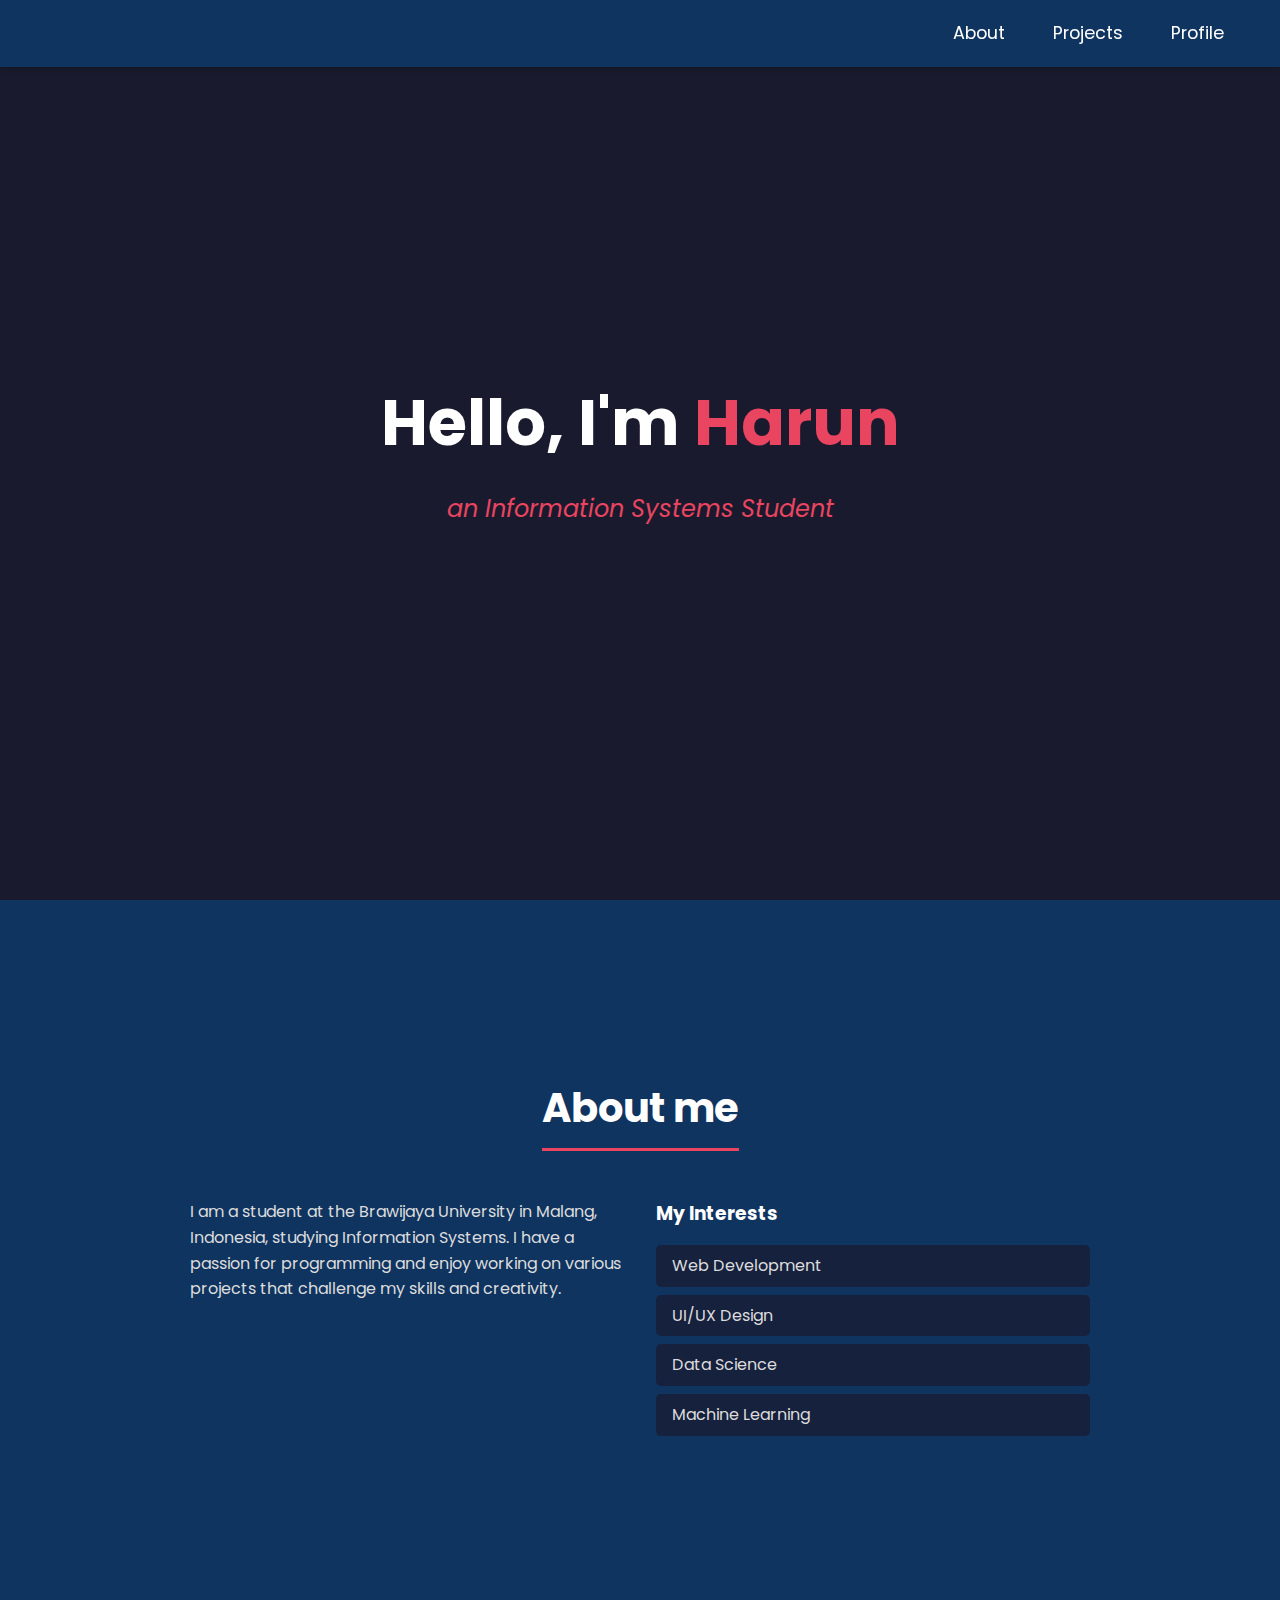
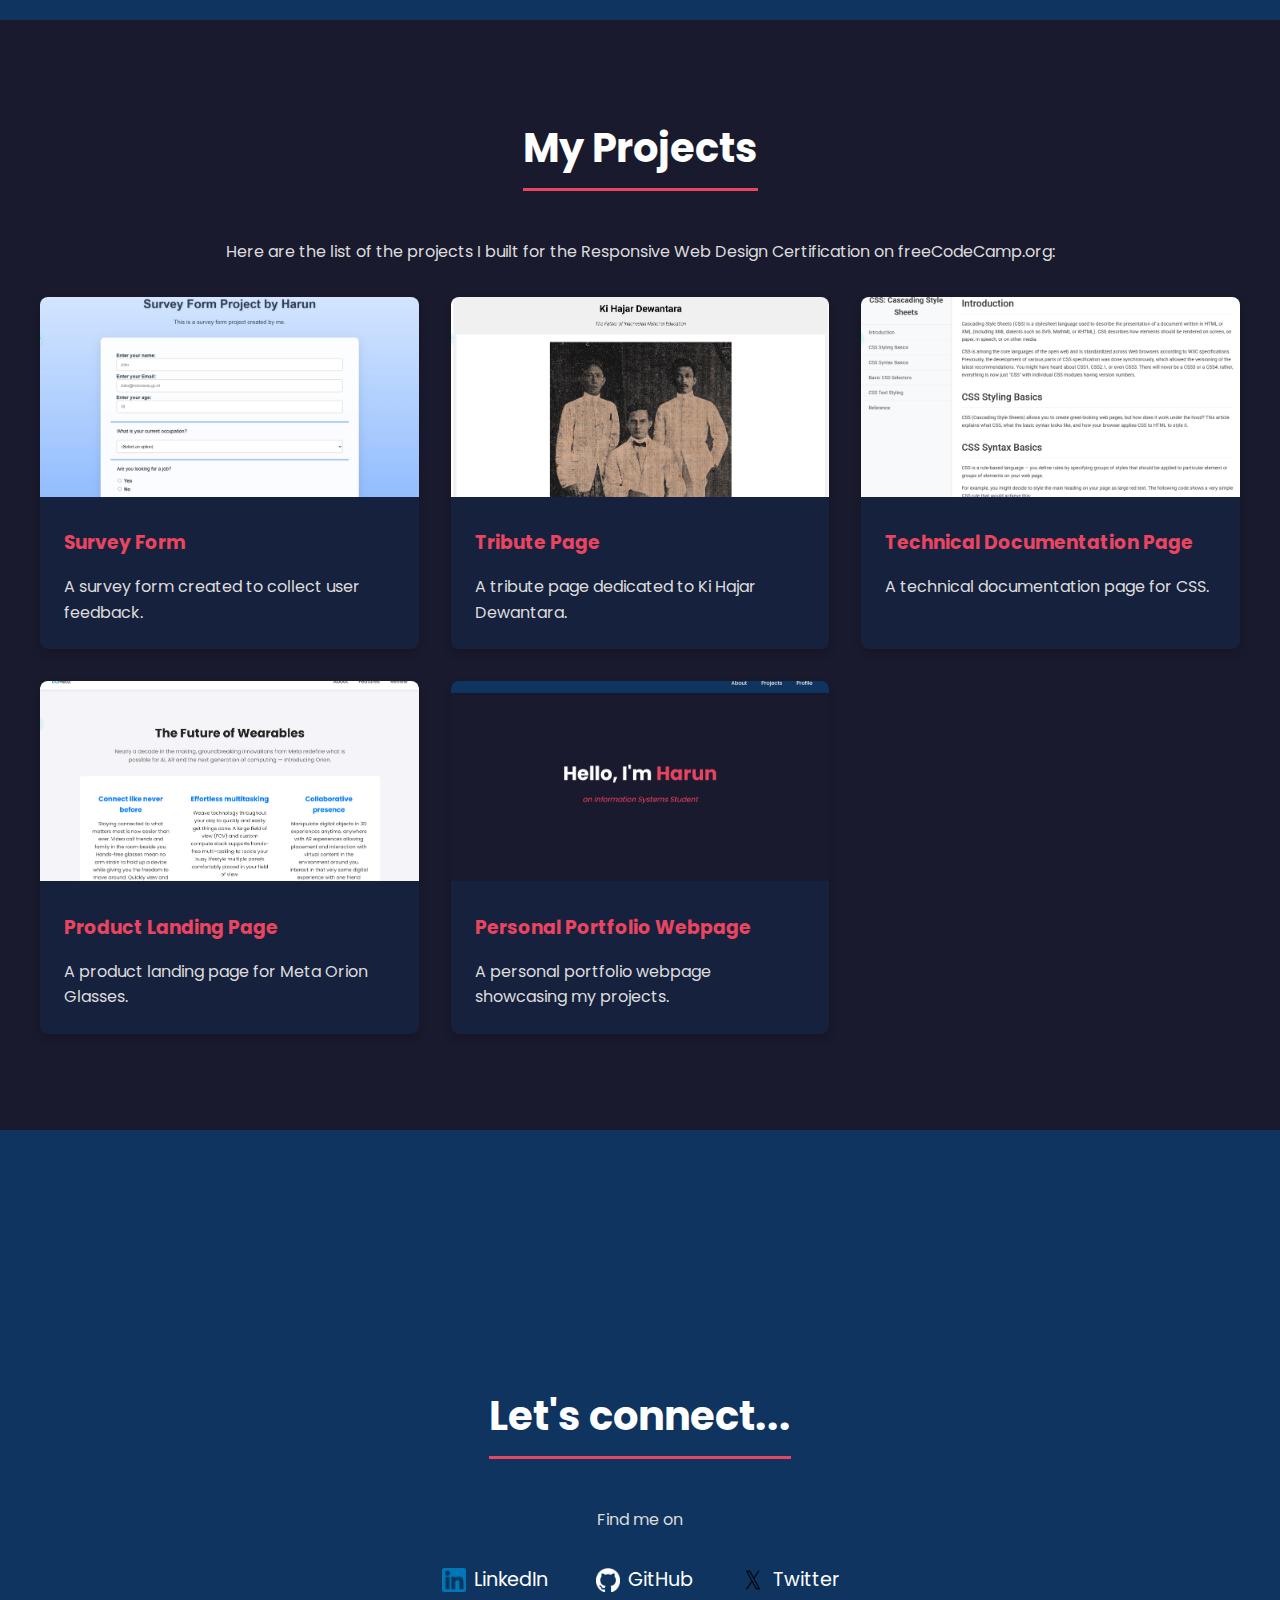
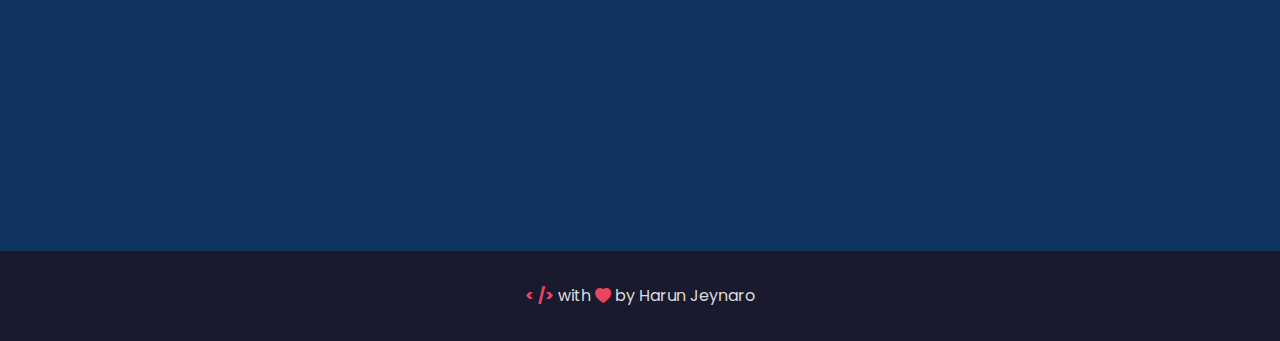
<file: Personal Portfolio Webpage/index.html>
<!DOCTYPE html>
<html>
  <head>
    <meta charset="UTF-8" />
    <title>Just me...</title>
    <link rel="icon" type="image/x-icon" href="favicon.ico" />
    <link rel="stylesheet" href="styles.css" />
    <link
      rel="stylesheet"
      href="https://cdn.jsdelivr.net/npm/bootstrap-icons@1.13.1/font/bootstrap-icons.min.css"
    />
  </head>
  <body>
    <nav id="navbar">
      <ul>
        <li><a href="#about">About</a></li>
        <li><a href="#projects">Projects</a></li>
        <li><a href="#profile-link">Profile</a></li>
      </ul>
    </nav>
    <section id="welcome-section">
      <h1>Hello, I'm <span>Harun</span></h1>
      <p>an Information Systems Student</p>
    </section>
    <section id="about">
      <h2>About me</h2>
      <div id="about-container">
        <div id="about-me">
          <p>
            I am a student at the Brawijaya University in Malang, Indonesia,
            studying Information Systems. I have a passion for programming and
            enjoy working on various projects that challenge my skills and
            creativity.
          </p>
        </div>
        <div id="interests-list">
          <h3>My Interests</h3>
          <ul>
            <li>Web Development</li>
            <li>UI/UX Design</li>
            <li>Data Science</li>
            <li>Machine Learning</li>
          </ul>
        </div>
      </div>
    </section>
    <section id="projects">
      <h2>My Projects</h2>
      <p>
        Here are the list of the projects I built for the Responsive Web Design
        Certification on freeCodeCamp.org:
      </p>
      <div id="projects-grid">
        <a
          href="https://github.com/KochenkExe/Responsive-Web-Design---freeCodeCamp-Projects/tree/main/Survey%20Form"
          target="_blank"
          class="project-tile"
        >
          <img src="/Survey Form/images/site.png" alt="Survey Form Page" />
          <div class="project-desc">
            <h3>Survey Form</h3>
            <p>A survey form created to collect user feedback.</p>
          </div></a
        >
        <a
          href="https://github.com/KochenkExe/Responsive-Web-Design---freeCodeCamp-Projects/tree/main/Tribute%20Page"
          target="_blank"
          class="project-tile"
        >
          <img src="/Tribute Page/images/site.png" alt="Tribute Page" />
          <div class="project-desc">
            <h3>Tribute Page</h3>
            <p>A tribute page dedicated to Ki Hajar Dewantara.</p>
          </div></a
        >
        <a
          href="https://github.com/KochenkExe/Responsive-Web-Design---freeCodeCamp-Projects/tree/main/Technical%20Documentation%20Page"
          target="_blank"
          class="project-tile"
        >
          <img
            src="/Technical Documentation Page/images/site.png"
            alt="Technical Documentation Page"
          />
          <div class="project-desc">
            <h3>Technical Documentation Page</h3>
            <p>A technical documentation page for CSS.</p>
          </div></a
        >
        <a
          href="https://github.com/KochenkExe/Responsive-Web-Design---freeCodeCamp-Projects/tree/main/Product%20Landing%20Page"
          target="_blank"
          class="project-tile"
        >
          <img
            src="/Product Landing Page/images/site.png"
            alt="Product Landing Page"
          />
          <div class="project-desc">
            <h3>Product Landing Page</h3>
            <p>A product landing page for Meta Orion Glasses.</p>
          </div></a
        >
        <a
          href="https://github.com/KochenkExe/Responsive-Web-Design---freeCodeCamp-Projects/tree/main/Personal%20Portfolio%20Webpage"
          target="_blank"
          class="project-tile"
        >
          <img
            src="/Personal Portfolio Webpage/images/site.png"
            alt="Personal Portfolio Webpage"
          />
          <div class="project-desc">
            <h3>Personal Portfolio Webpage</h3>
            <p>A personal portfolio webpage showcasing my projects.</p>
          </div></a
        >
      </div>
    </section>
    <section id="contact">
      <h2>Let's connect...</h2>
      <p>Find me on</p>
      <ul>
        <li>
          <a
            href="https://www.linkedin.com/in/harun-jeynaro-ba7436289/"
            target="_blank"
            id="profile-link"
            ><img src="images/linkedin.png" alt="linkedin-logo" />LinkedIn</a
          >
        </li>
        <li>
          <a href="https://github.com/KochenkExe" target="_blank"
            ><img src="images/github.png" alt="github-logo" />GitHub</a
          >
        </li>
        <li>
          <a href="https://x.com/hjeynaro" target="_blank"
            ><img src="images/twitter.png" alt="twitter-logo" />Twitter</a
          >
        </li>
      </ul>
    </section>
    <footer>
      <p>
        <span class="code">&lt;</span>
        <span class="code">&#47;&gt;</span>
        with
        <i class="bi bi-heart-fill"></i>
        by Harun Jeynaro
      </p>
    </footer>
  </body>
</html>
</file>
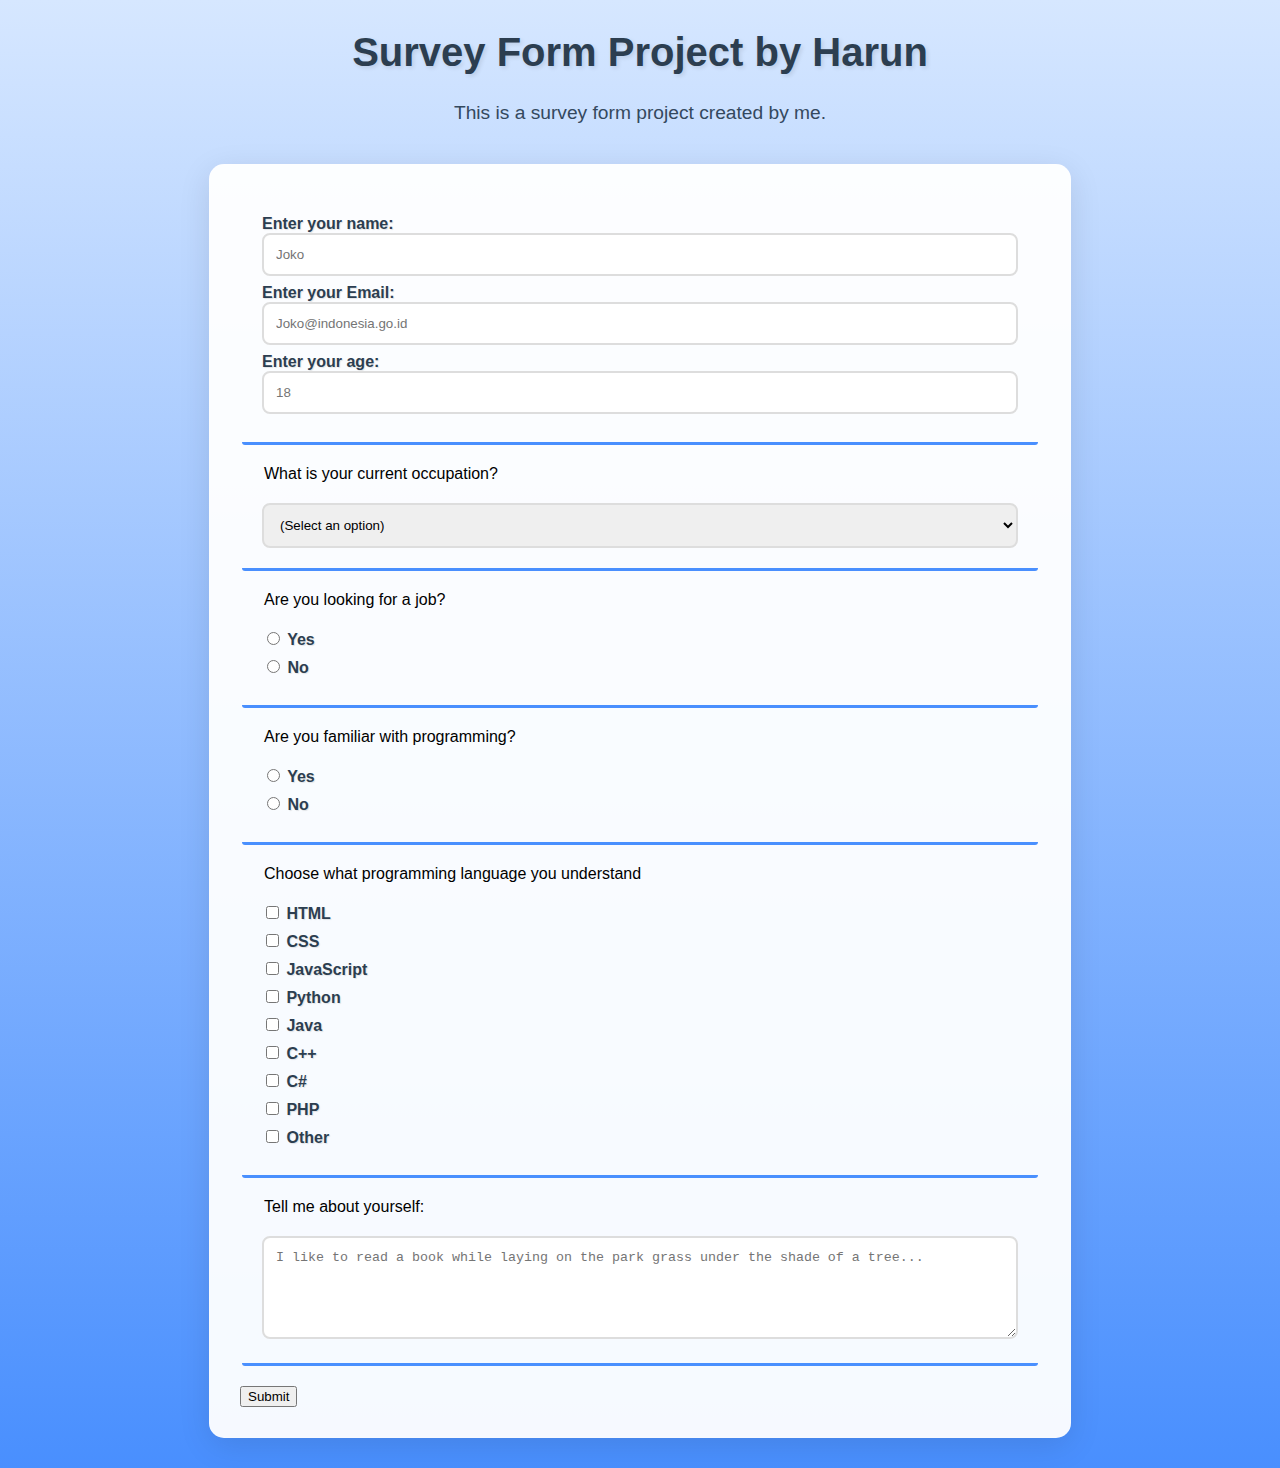
<file: Survey Form/index.html>
<!DOCTYPE html>
<html lang="en">

<head>
    <title>Survey Form Project by Harun</title>
    <link rel="stylesheet" href="styles.css">
    <link rel="icon" type="image/x-icon" href="https://cdn-icons-png.freepik.com/512/2666/2666505.png">
</head>

<body>
    <h1 id="title">Survey Form Project by Harun</h1>
    <p id="description">This is a survey form project created by me.</p>
    <form id="survey-form">
        <fieldset>
            <label id="name-label">Enter your name: <input id="name" type="text" required placeholder="Joko" /></label>
            <label id="email-label">Enter your Email: <input id="email" type="email" required
                    placeholder="Joko@indonesia.go.id" /></label>
            <label id="number-label">Enter your age: <input id="number" type="number" min="1" max="100" required
                    placeholder="18" /></label>
        </fieldset>
        <fieldset>
            <Legend>What is your current occupation?</legend>
            <select id="dropdown">
                <option value="0">(Select an option)</option>
                <option value="1">Student</option>
                <option value="2">Full Time Job</option>
                <option value="3">Part Time Job</option>
                <option value="4">Unemployed</option>
                <option value="5">Other</option>
            </select>
        </fieldset>
        <fieldset>
            <legend>Are you looking for a job?</legend>
            <label><input type="radio" value="yes" name="job" /> Yes</label>
            <label><input type="radio" value="no" name="job" /> No</label>
        </fieldset>
        <fieldset>
            <legend>Are you familiar with programming?</legend>
            <label><input type="radio" value="yes" name="programming"  /> Yes</label>
            <label><input type="radio" value="no" name="programming" /> No</label>
        </fieldset>
        <fieldset>
            <legend>Choose what programming language you understand</legend>
            <label><input type="checkbox" value="HTML" /> HTML</label>
            <label><input type="checkbox" value="CSS" /> CSS</label>
            <label><input type="checkbox" value="JavaScript" /> JavaScript</label>
            <label><input type="checkbox" value="Python" /> Python</label>
            <label><input type="checkbox" value="Java" /> Java</label>
            <label><input type="checkbox" value="C++" /> C++</label>
            <label><input type="checkbox" value="C#" /> C#</label>
            <label><input type="checkbox" value="PHP" /> PHP</label>
            <label><input type="checkbox" value="Other" /> Other</label>
        </fieldset>
        <fieldset>
            <legend>Tell me about yourself:</legend>
            <textarea rows="5" cols="50" placeholder="I like to read a book while laying on the park grass under the shade of a tree..."></textarea>
        </fieldset>
        <input type="submit" id="submit" />
    </form>
</body>

</html>
</file>
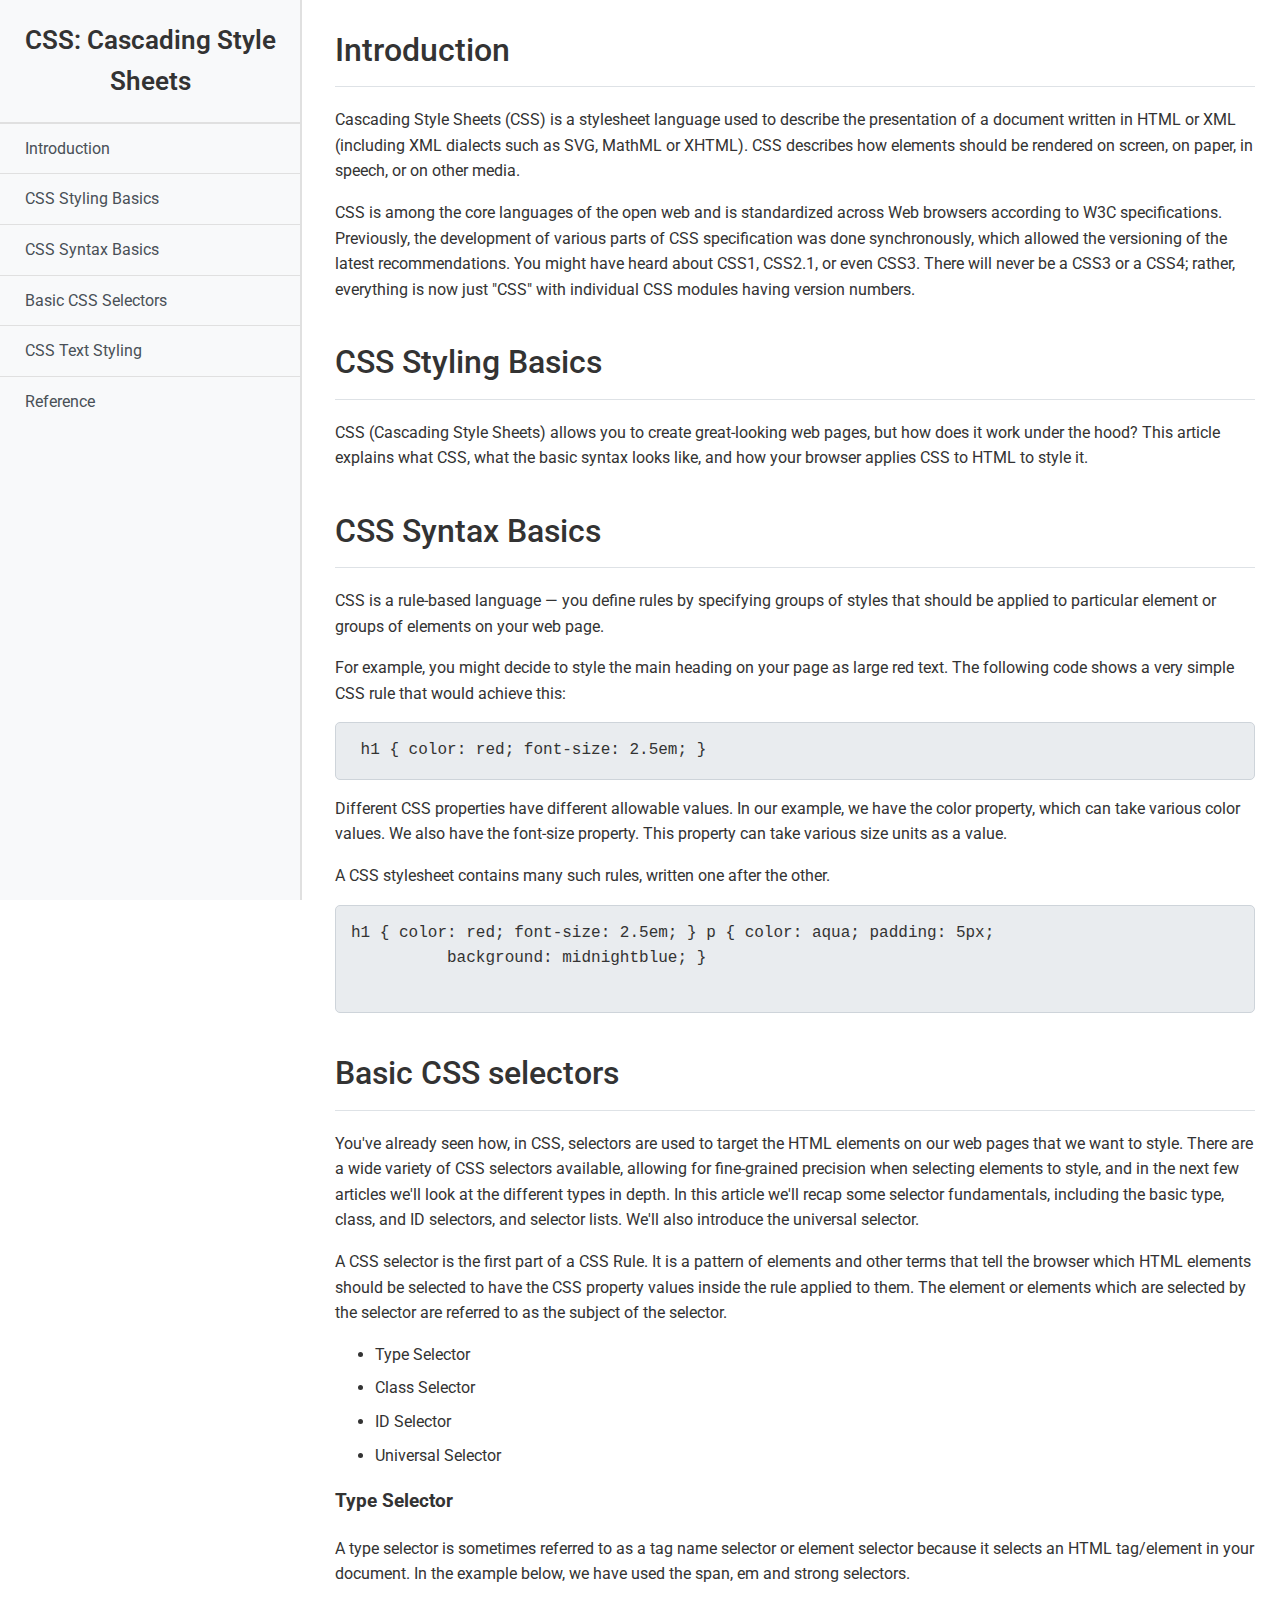
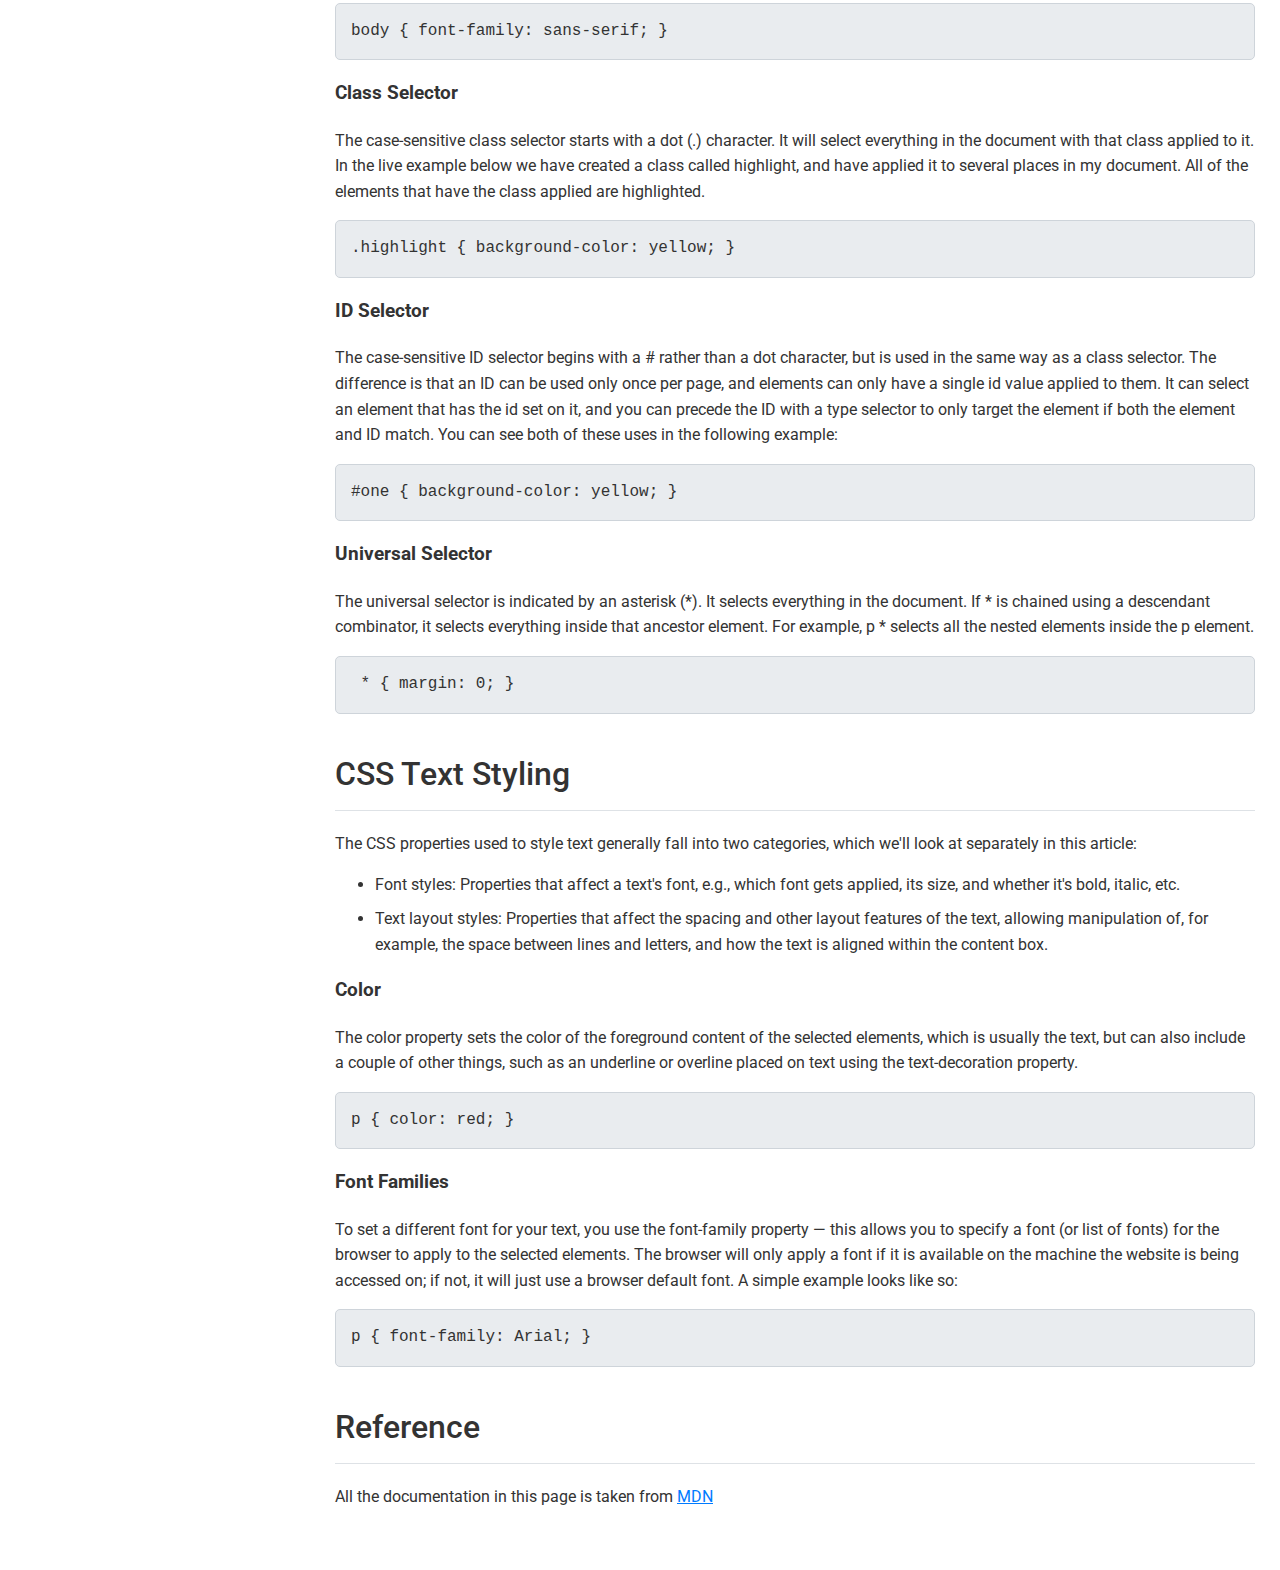
<file: Technical Documentation Page/index.html>
<!DOCTYPE html>
<html lang="en">
  <head>
    <meta charset="UTF-8" />
    <title>Technical Documentation Page</title>
    <link rel="stylesheet" href="styles.css" />
    <link rel="preconnect" href="https://fonts.googleapis.com" />
    <link rel="preconnect" href="https://fonts.gstatic.com" crossorigin />
    <link
      href="https://fonts.googleapis.com/css2?family=Roboto:ital,wght@0,100..900;1,100..900&display=swap"
      rel="stylesheet"
    />
  </head>
  <body>
    <nav id="navbar">
      <header>CSS: Cascading Style Sheets</header>
      <a class="nav-link" href="#introduction">Introduction</a>
      <a class="nav-link" href="#css_styling_basics">CSS Styling Basics</a>
      <a class="nav-link" href="#css_syntax_basics">CSS Syntax Basics</a>
      <a class="nav-link" href="#basic_css_selectors">Basic CSS Selectors</a>
      <a class="nav-link" href="#css_text_styling">CSS Text Styling</a>
      <a class="nav-link" href="#reference">Reference</a>
    </nav>
    <main id="main-doc">
      <section class="main-section" id="introduction">
        <header>Introduction</header>
        <p>
          Cascading Style Sheets (CSS) is a stylesheet language used to describe
          the presentation of a document written in HTML or XML (including XML
          dialects such as SVG, MathML or XHTML). CSS describes how elements
          should be rendered on screen, on paper, in speech, or on other media.
        </p>
        <p>
          CSS is among the core languages of the open web and is standardized
          across Web browsers according to W3C specifications. Previously, the
          development of various parts of CSS specification was done
          synchronously, which allowed the versioning of the latest
          recommendations. You might have heard about CSS1, CSS2.1, or even
          CSS3. There will never be a CSS3 or a CSS4; rather, everything is now
          just "CSS" with individual CSS modules having version numbers.
        </p>
      </section>
      <section class="main-section" id="css_styling_basics">
        <header>CSS Styling Basics</header>
        <p>
          CSS (Cascading Style Sheets) allows you to create great-looking web
          pages, but how does it work under the hood? This article explains what
          CSS, what the basic syntax looks like, and how your browser applies
          CSS to HTML to style it.
        </p>
      </section>
      <section class="main-section" id="css_syntax_basics">
        <header>CSS Syntax Basics</header>
        <p>
          CSS is a rule-based language — you define rules by specifying groups
          of styles that should be applied to particular element or groups of
          elements on your web page.
        </p>
        <p>
          For example, you might decide to style the main heading on your page
          as large red text. The following code shows a very simple CSS rule
          that would achieve this:
        </p>
        <code> h1 { color: red; font-size: 2.5em; } </code>
        <p>
          Different CSS properties have different allowable values. In our
          example, we have the color property, which can take various color
          values. We also have the font-size property. This property can take
          various size units as a value.
        </p>
        <p>
          A CSS stylesheet contains many such rules, written one after the
          other.
        </p>
        <code
          >h1 { color: red; font-size: 2.5em; } p { color: aqua; padding: 5px;
          background: midnightblue; }
        </code>
      </section>
      <section class="main-section" id="basic_css_selectors">
        <header>Basic CSS selectors</header>
        <p>
          You've already seen how, in CSS, selectors are used to target the HTML
          elements on our web pages that we want to style. There are a wide
          variety of CSS selectors available, allowing for fine-grained
          precision when selecting elements to style, and in the next few
          articles we'll look at the different types in depth. In this article
          we'll recap some selector fundamentals, including the basic type,
          class, and ID selectors, and selector lists. We'll also introduce the
          universal selector.
        </p>
        <p>
          A CSS selector is the first part of a CSS Rule. It is a pattern of
          elements and other terms that tell the browser which HTML elements
          should be selected to have the CSS property values inside the rule
          applied to them. The element or elements which are selected by the
          selector are referred to as the subject of the selector.
        </p>
        <ul>
          <li>Type Selector</li>
          <li>Class Selector</li>
          <li>ID Selector</li>
          <li>Universal Selector</li>
        </ul>
        <h3>Type Selector</h3>
        <p>
          A type selector is sometimes referred to as a tag name selector or
          element selector because it selects an HTML tag/element in your
          document. In the example below, we have used the span, em and strong
          selectors.
        </p>
        <code>body { font-family: sans-serif; } </code>
        <h3>Class Selector</h3>
        <p>
          The case-sensitive class selector starts with a dot (.) character. It
          will select everything in the document with that class applied to it.
          In the live example below we have created a class called highlight,
          and have applied it to several places in my document. All of the
          elements that have the class applied are highlighted.
        </p>
        <code>.highlight { background-color: yellow; }</code>
        <h3>ID Selector</h3>
        <p>
          The case-sensitive ID selector begins with a # rather than a dot
          character, but is used in the same way as a class selector. The
          difference is that an ID can be used only once per page, and elements
          can only have a single id value applied to them. It can select an
          element that has the id set on it, and you can precede the ID with a
          type selector to only target the element if both the element and ID
          match. You can see both of these uses in the following example:
        </p>
        <code>#one { background-color: yellow; }</code>
        <h3>Universal Selector</h3>
        <p>
          The universal selector is indicated by an asterisk (*). It selects
          everything in the document. If * is chained using a descendant
          combinator, it selects everything inside that ancestor element. For
          example, p * selects all the nested elements inside the p element.
        </p>
        <code> * { margin: 0; } </code>
      </section>
      <section class="main-section" id="css_text_styling">
        <header>CSS Text Styling</header>
        <p>
          The CSS properties used to style text generally fall into two
          categories, which we'll look at separately in this article:
        </p>
        <ul>
          <li>
            Font styles: Properties that affect a text's font, e.g., which font
            gets applied, its size, and whether it's bold, italic, etc.
          </li>
          <li>
            Text layout styles: Properties that affect the spacing and other
            layout features of the text, allowing manipulation of, for example,
            the space between lines and letters, and how the text is aligned
            within the content box.
          </li>
        </ul>
        <h3>Color</h3>
        <p>
          The color property sets the color of the foreground content of the
          selected elements, which is usually the text, but can also include a
          couple of other things, such as an underline or overline placed on
          text using the text-decoration property.
        </p>
        <code>p { color: red; } </code>
        <h3>Font Families</h3>
        <p>
          To set a different font for your text, you use the font-family
          property — this allows you to specify a font (or list of fonts) for
          the browser to apply to the selected elements. The browser will only
          apply a font if it is available on the machine the website is being
          accessed on; if not, it will just use a browser default font. A simple
          example looks like so:
        </p>
        <code>p { font-family: Arial; } </code>
      </section>
      <section class="main-section" id="reference">
        <header>Reference</header>
        <p>
          All the documentation in this page is taken from
          <a
            href="https://developer.mozilla.org/en-US/docs/Learn_web_development"
            >MDN</a
          >
        </p>
      </section>
    </main>
  </body>
</html>
</file>
<file: Personal Portfolio Webpage/styles.css>
@import url("https://fonts.googleapis.com/css2?family=Poppins:wght@300;400;600;700&display=swap");

:root {
  --bg-color: #1a1a2e;
  --card-color: #16213e;
  --primary-color: #0f3460;
  --accent-color: #e94560;
  --text-color: #dcdcdc;
  --header-text-color: #ffffff;
}

* {
  margin: 0;
  padding: 0;
  box-sizing: border-box;
}

html {
  scroll-behavior: smooth;
}

body {
  font-family: "Poppins", sans-serif;
  background-color: var(--bg-color);
  color: var(--text-color);
  line-height: 1.6;
}

h1,
h2,
h3 {
  color: var(--header-text-color);
  font-weight: 700;
  margin-bottom: 1rem;
}

h2 {
  font-size: 2.5rem;
  text-align: center;
  margin-bottom: 3rem;
  border-bottom: 3px solid var(--accent-color);
  display: inline-block;
  padding-bottom: 0.5rem;
}

section {
  padding: 6rem 2rem;
  display: flex;
  flex-direction: column;
  align-items: center;
  justify-content: center;
  min-height: 80vh;
}

a {
  color: var(--accent-color);
  text-decoration: none;
}

/* Navbar */
#navbar {
  position: fixed;
  top: 0;
  left: 0;
  width: 100%;
  background-color: var(--primary-color);
  box-shadow: 0 2px 5px rgba(0, 0, 0, 0.2);
  z-index: 10;
}

#navbar ul {
  display: flex;
  justify-content: flex-end;
  list-style: none;
  padding: 0 2rem;
}

#navbar ul li a {
  display: block;
  padding: 1.2rem 1.5rem;
  color: var(--header-text-color);
  font-size: 1.1rem;
  transition: color 0.3s ease;
  position: relative;
}

#navbar ul li a:hover {
  color: var(--accent-color);
}

#navbar ul li a::before,
#navbar ul li a::after {
  content: "";
  position: absolute;
  color: var(--accent-color);
  opacity: 0;
  transition: opacity 0.3s ease, transform 0.3s ease;
}

#navbar ul li a::before {
  content: "<";
  left: 0.5rem;
  transform: translateX(-10px);
}

#navbar ul li a::after {
  content: "/>";
  right: 0.3rem;
  transform: translateX(10px);
}

#navbar ul li a:hover::before,
#navbar ul li a:hover::after {
  opacity: 1;
  transform: translateX(0);
}

/* Welcome Section */
#welcome-section {
  height: 100vh;
  text-align: center;
  background: linear-gradient(rgba(26, 26, 46, 0.8), rgba(26, 26, 46, 0.8));
}

#welcome-section h1 {
  font-size: 4rem;
}

#welcome-section h1 span {
  color: var(--accent-color);
}

#welcome-section p {
  font-size: 1.5rem;
  font-style: italic;
  color: var(--accent-color);
}

/* About Section */
#about {
  background-color: var(--primary-color);
}

#about-container {
  display: flex;
  gap: 2rem;
  max-width: 900px;
  align-items: flex-start;
}

#about-me,
#interests-list {
  flex: 1;
}

#interests-list ul {
  list-style: none;
}

#interests-list li {
  background: var(--card-color);
  margin: 0.5rem 0;
  padding: 0.5rem 1rem;
  border-radius: 5px;
  transition: transform 0.3s ease;
}

#interests-list li:hover {
  transform: translateX(5px);
}

/* Projects Section */
#projects-grid {
  display: grid;
  grid-template-columns: repeat(auto-fit, minmax(320px, 1fr));
  gap: 2rem;
  width: 100%;
  max-width: 1200px;
  margin-top: 2rem;
}

#projects-grid a {
  background-color: var(--card-color);
  border-radius: 8px;
  overflow: hidden;
  box-shadow: 0 4px 8px rgba(0, 0, 0, 0.2);
  transition: transform 0.3s ease, box-shadow 0.3s ease;
  color: var(--text-color);
}

#projects-grid a:hover {
  transform: translateY(-5px);
  box-shadow: 0 8px 16px rgba(0, 0, 0, 0.3);
}

#projects-grid img {
  width: 100%;
  height: 200px;
  object-fit: cover;
}

.project-desc {
  padding: 1.5rem;
}

.project-desc h3 {
  color: var(--accent-color);
  position: relative;
  display: inline-block;
}

.project-desc h3::before,
.project-desc h3::after {
  content: "";
  position: absolute;
  color: var(--accent-color);
  opacity: 0;
  transition: opacity 0.3s ease, transform 0.3s ease;
}

#projects-grid a:hover .project-desc h3::before {
  content: "<";
  left: -15px;
  opacity: 1;
}

#projects-grid a:hover .project-desc h3::after {
  content: "/>";
  right: -25px;
  opacity: 1;
}

/* Contact Section */
#contact {
  background-color: var(--primary-color);
}

#contact ul {
  list-style: none;
  display: flex;
  gap: 2rem;
  margin-top: 2rem;
}

#contact ul li a {
  font-size: 1.2rem;
  color: var(--header-text-color);
  display: flex;
  align-items: center;
  gap: 0.5rem;
  transition: color 0.3s ease;
  position: relative;
}

#contact ul li a:hover {
  color: var(--accent-color);
}

#contact ul li a::before,
#contact ul li a::after {
  content: "";
  color: var(--accent-color);
  opacity: 0;
  transition: opacity 0.3s ease;
  font-weight: bold;
}

#contact ul li a:hover::before {
  content: "<";
  margin-right: 5px;
  opacity: 1;
}

#contact ul li a:hover::after {
  content: "/>";
  margin-left: 5px;
  opacity: 1;
}

#contact ul li img {
  width: 24px;
  height: 24px;
}

/* Footer */
footer {
  text-align: center;
  padding: 2rem;
  background-color: var(--bg-color);
  border-top: 1px solid var(--primary-color);
  width: 100%;
}

footer .code {
  color: var(--accent-color);
  font-weight: bold;
}

footer .bi-heart-fill {
  color: var(--accent-color);
  vertical-align: middle;
}

/* Media Queries for Responsiveness */
@media (max-width: 768px) {
  h1 {
    font-size: 3rem;
  }
  h2 {
    font-size: 2rem;
  }
  #navbar ul {
    justify-content: center;
    padding: 0;
  }
  #navbar ul li a {
    padding: 1rem;
  }
  #about-container {
    flex-direction: column;
    align-items: center;
    text-align: center;
  }
  #contact ul {
    flex-direction: column;
    align-items: center;
    text-align: center;
  }
}
</file>
<file: Survey Form/styles.css>
body {
  font-family: Arial, sans-serif;
  margin: 0;
  padding: 0;
  background: linear-gradient(0deg, #498ffe 0%, #d6e7ff 100%);
}

html {
  scroll-behavior: smooth;
}

#survey-form {
  max-width: 800px;
  margin: 30px auto;
  padding: 30px;
  background-color: rgba(255, 255, 255, 0.95);
  border-radius: 15px;
  box-shadow: 0 8px 32px rgba(0, 0, 0, 0.1);
  border: 1px solid rgba(255, 255, 255, 0.18);
}

.form-group {
  margin-bottom: 25px;
  transition: transform 0.2s;
}

label {
  display: block;
  margin-bottom: 8px;
  font-weight: bold;
  color: #2c3e50;
  text-shadow: 1px 1px 1px rgba(0, 0, 0, 0.1);
}

input[type="text"],
input[type="email"],
input[type="number"],
select,
textarea {
  width: 100%;
  padding: 12px;
  border: 2px solid #ddd;
  border-radius: 8px;
  box-sizing: border-box;
  transition: all 0.3s ease;
}

input:focus,
select:focus,
textarea:focus {
  border-color: #4caf50;
  box-shadow: 0 0 8px rgba(76, 175, 80, 0.3);
  outline: none;
}

#title {
  text-align: center;
  color: #2c3e50;
  margin-top: 30px;
  font-size: 2.5em;
  text-shadow: 2px 2px 4px rgba(0, 0, 0, 0.1);
}

#description {
  text-align: center;
  color: #34495e;
  margin-bottom: 40px;
  font-size: 1.2em;
}

fieldset {
  border: none;
  border-radius: 3px;
  padding: 20px;
  margin-bottom: 20px;
  border-bottom: 3px solid #498ffe;
}
</file>
<file: Technical Documentation Page/styles.css>
body {
  font-family: 'Roboto', sans-serif;
  line-height: 1.6;
  color: #333;
  background-color: #ffffff;
  margin: 0;
}

#navbar {
  position: fixed;
  top: 0;
  left: 0;
  width: 300px;
  height: 100%;
  border-right: 2px solid #e0e0e0;
  background-color: #f8f9fa;
  z-index: 1;
}

#navbar header {
  font-size: 1.6em;
  font-weight: 600;
  text-align: center;
  padding: 20px;
  border-bottom: 1px solid #e0e0e0;
}

.nav-link {
  display: block;
  padding: 12px 25px;
  color: #495057;
  text-decoration: none;
  border-top: 1px solid #e0e0e0;
  transition: background-color 0.2s ease-in-out, color 0.2s ease-in-out;
}

.nav-link:hover {
  background-color: #007bff;
  color: #fff;
}

#main-doc {
  position: absolute;
  margin-left: 310px;
  padding: 25px;
}

.main-section {
  margin-bottom: 35px;
}

.main-section header {
  font-size: 2em;
  font-weight: 500;
  border-bottom: 1px solid #dee2e6;
  padding-bottom: 10px;
  margin-bottom: 20px;
}

p,
ul {
  margin-bottom: 1em;
}

ul {
  padding-left: 40px;
}

li {
  margin-bottom: 0.5em;
}

code {
  display: block;
  background-color: #e9ecef;
  padding: 15px;
  margin: 15px 0;
  border-radius: 5px;
  font-family: 'Courier New', Courier, monospace;
  white-space: pre-wrap;
  word-wrap: break-word;
  border: 1px solid #ced4da;
}

a {
  color: #007bff;
}

a:hover {
  text-decoration: none;
}

/* Media Query for smaller screens */
@media (max-width: 820px) {
  #navbar {
    position: static;
    width: 100%;
    height: auto;
    max-height: 280px;
    overflow-y: auto;
    border-right: none;
    border-bottom: 3px solid #ced4da;
  }

  #main-doc {
    position: static;
    margin-left: 0;
    padding: 20px;
</file>
